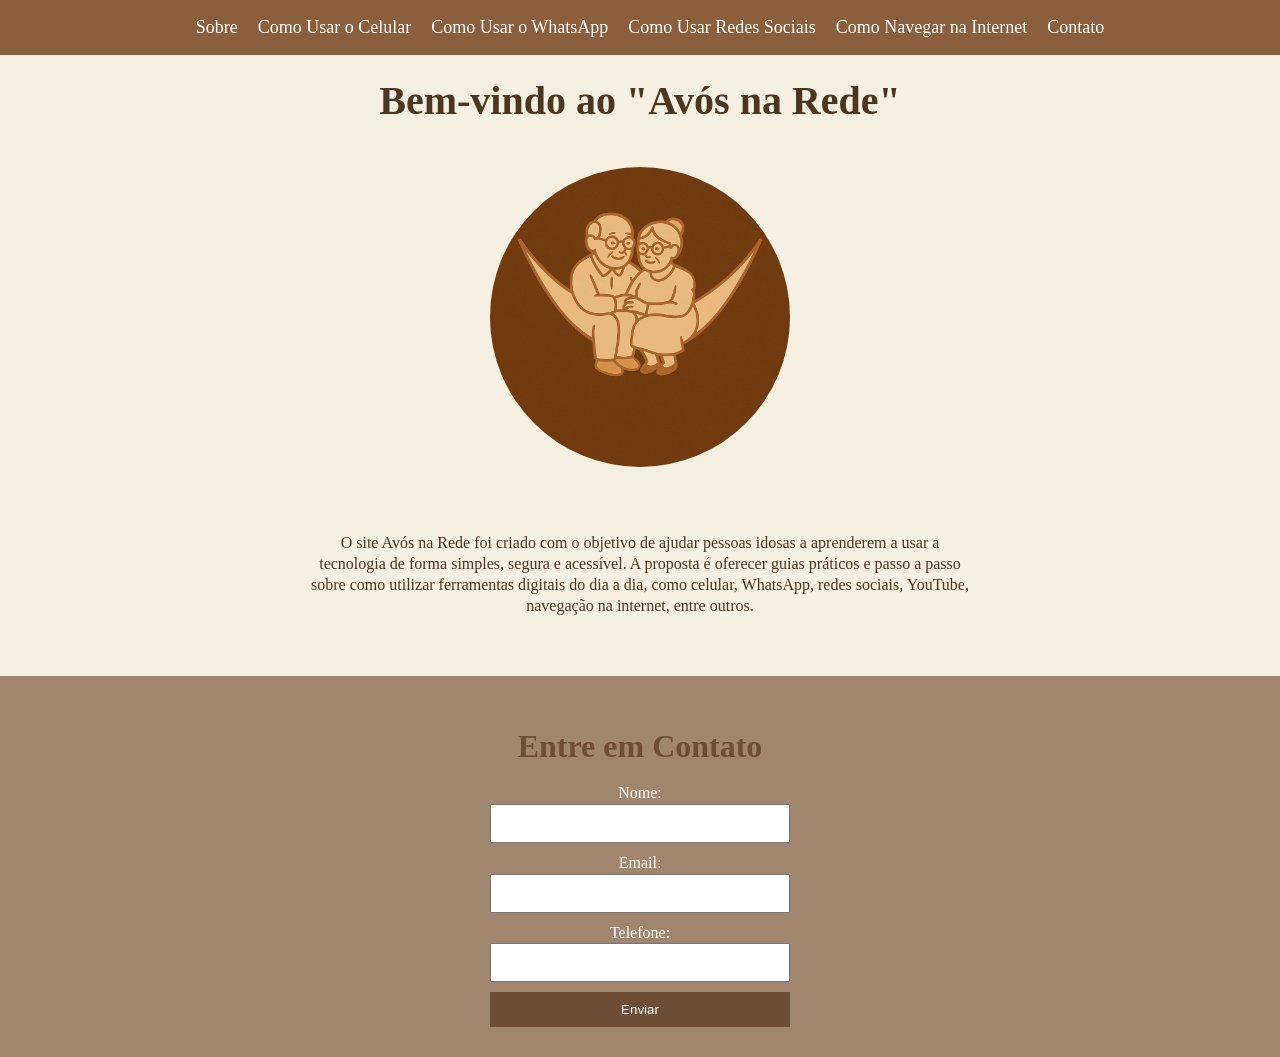
<file: index.html>
<!DOCTYPE html>
<html lang="pt-br">
<head>
    <meta charset="UTF-8" />
    <meta name="viewport" content="width=device-width, initial-scale=1.0"/>
    <title>Avós na Rede</title>
    <link rel="stylesheet" href="styles.css" />
    <link rel="icon" type="image/png" href="img/logo.PNG">
</head>
<body>

    <!-- Cabeçalho -->
    <header>
        <nav class="nav">
            <div class="menu-toggle" onclick="toggleMenu()">&#9776; Menu</div>
            <ul id="menu" class="menu-list">
                <li><a href="#sobre">Sobre</a></li>
                <li><a href="Pagina 1.html" target="_blank">Como Usar o Celular</a></li>
                <li><a href="Pagina 2.html" target="_blank">Como Usar o WhatsApp</a></li>
                <li><a href="Pagina 3.html" target="_blank">Como Usar Redes Sociais</a></li>
                <li><a href="Pagina 4.html" target="_blank">Como Navegar na Internet</a></li>
                <li><a href="#contato">Contato</a></li>
            </ul>
        </nav>
    </header>

    <!-- Corpo da Página -->
    <main>
        <section id="sobre">
            <h1>Bem-vindo ao "Avós na Rede"</h1>

            <img src="img/logo.PNG" alt="Sua Imagem" class="imagem-bem-vindo">

            <section  class="texto-centralizado">
                <p>
                    O site Avós na Rede foi criado com o objetivo de ajudar pessoas idosas 
                    a aprenderem a usar a tecnologia de forma simples, segura e acessível. 
                    A proposta é oferecer guias práticos e passo a passo sobre como utilizar 
                    ferramentas digitais do dia a dia, como celular, WhatsApp, redes sociais, 
                    YouTube, navegação na internet, entre outros.
                </p>
            </section>
        </section>
    </main>

    <!-- Rodapé -->
    <footer>
        <section id="contato">
            <h2>Entre em Contato</h2>
            <form>
                <label for="nome">Nome:</label>
                <input type="text" id="nome" name="nome" required>

                <label for="email">Email:</label>
                <input type="email" id="email" name="email" required>

                <label for="telefone">Telefone:</label>
                <input type="tel" id="telefone" name="telefone" required>

                <button type="submit">Enviar</button>
            </form>
        </section>
    </footer>

    <script>
        function toggleMenu() {
            const menu = document.getElementById('menu');
            menu.classList.toggle('active');
        }
    </script>

</body>
</html>
</file>
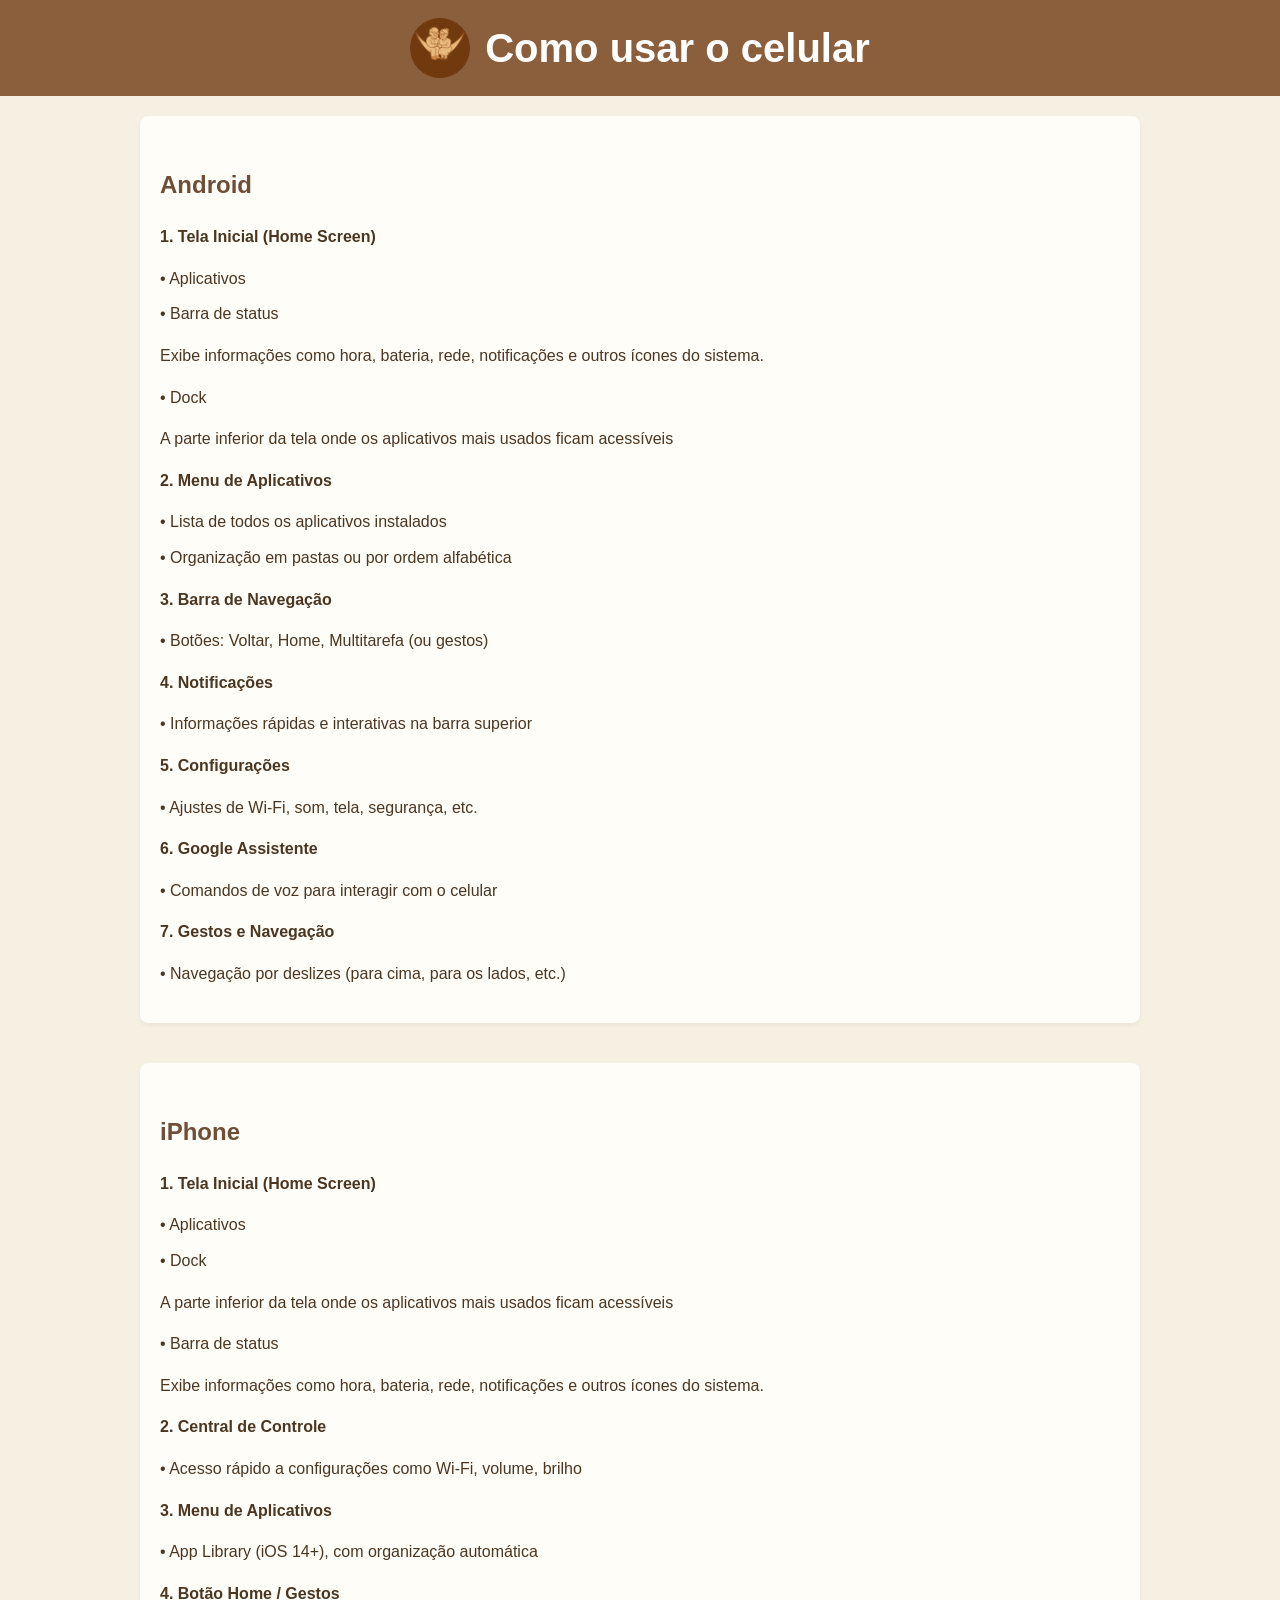
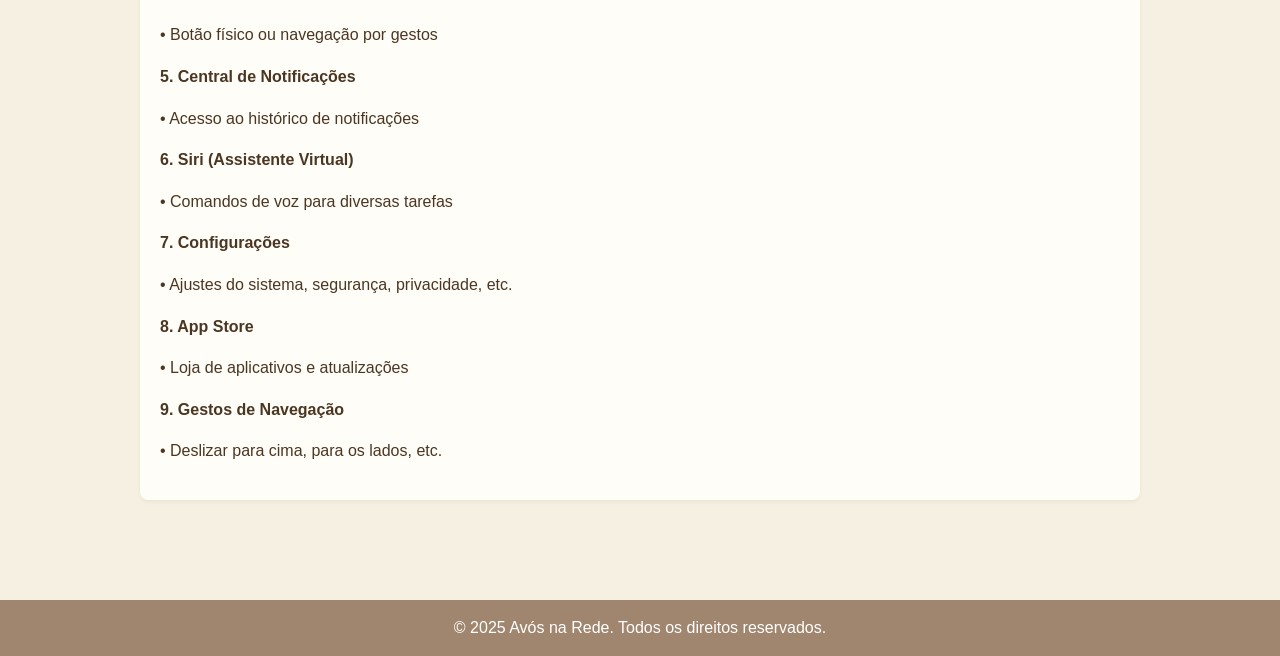
<file: Pagina 1.html>
<!DOCTYPE html>
<html lang="pt-br">
<head>
    <meta charset="UTF-8">
    <meta name="viewport" content="width=device-width, initial-scale=1.0">
    <link rel="icon" type="image/png" href="img/logo.PNG">
    <title>Como Usar o Celular</title>
    <style>
        body {
            font-family: Arial, sans-serif;
            background-color: #f5f0e1;
            color: #4b3621;
            line-height: 1.6;
            margin: 0;
            padding: 0;
        }

        header {
            background-color: #8b5e3c;
            color: white;
            padding: 1rem;
        }

        .header-container {
            display: flex;
            align-items: center;
            justify-content: center;
            flex-wrap: wrap;
            gap: 15px;
        }

        .logo {
            height: 60px;
            border-radius: 50%;
        }

        main {
            padding: 20px;
            max-width: 1000px;
            margin: auto;
        }

        h1 {
            font-size: 2.5rem;
            margin: 0;
        }

        h2 {
            color: #6f4e37;
            margin-top: 30px;
        }

        ul {
            list-style-type: none;
            padding-left: 0;
        }

        li {
            margin-bottom: 10px;
        }

        section {
            margin-bottom: 40px;
            background-color: #fffdf8;
            padding: 20px;
            border-radius: 8px;
            box-shadow: 0 2px 4px rgba(0,0,0,0.05);
        }

        .topico {
            margin-bottom: 15px;
        }

        footer {
            background-color: #a1866f;
            color: white;
            text-align: center;
            padding: 15px;
            margin-top: 40px;
        }

        @media (max-width: 600px) {
            h1 {
                font-size: 2rem;
                text-align: center;
            }
        }
    </style>
</head>
<body>

    <header>
        <div class="header-container">
            <img src="img/logo.PNG" alt="Logo" class="logo" />
            <h1>Como usar o celular</h1>
        </div>
    </header>

    <main>
        <section>
            <h2>Android</h2>
            <div class="topico"><strong>1. Tela Inicial (Home Screen)</strong>
                <ul>
                    <li>• Aplicativos</li>
                    <li>• Barra de status</li>
                <p> Exibe informações como hora, bateria, rede, notificações e outros ícones do sistema. </p>
                    <li>• Dock</li>
            <p> A parte inferior da tela onde os aplicativos mais usados ficam acessíveis </p>
                </ul>
            </div>
            <div class="topico"><strong>2. Menu de Aplicativos</strong>
                <ul>
                    <li>• Lista de todos os aplicativos instalados</li>
                    <li>• Organização em pastas ou por ordem alfabética</li>
                </ul>
            </div>
            <div class="topico"><strong>3. Barra de Navegação</strong>
                <ul>
                    <li>• Botões: Voltar, Home, Multitarefa (ou gestos)</li>
                </ul>
            </div>
            <div class="topico"><strong>4. Notificações</strong>
                <ul>
                    <li>• Informações rápidas e interativas na barra superior</li>
                </ul>
            </div>
            <div class="topico"><strong>5. Configurações</strong>
                <ul>
                    <li>• Ajustes de Wi-Fi, som, tela, segurança, etc.</li>
                </ul>
            </div>
            <div class="topico"><strong>6. Google Assistente</strong>
                <ul>
                    <li>• Comandos de voz para interagir com o celular</li>
                </ul>
            </div>
            <div class="topico"><strong>7. Gestos e Navegação</strong>
                <ul>
                    <li>• Navegação por deslizes (para cima, para os lados, etc.)</li>
                </ul>
            </div>
        </section>

        <section>
            <h2>iPhone</h2>
            <div class="topico"><strong>1. Tela Inicial (Home Screen)</strong>
                <ul>
                    <li>• Aplicativos</li>
                    <li>• Dock</li>
                    <p> A parte inferior da tela onde os aplicativos mais usados ficam acessíveis </p>
                    <li>• Barra de status</li>
                    <p> Exibe informações como hora, bateria, rede, notificações e outros ícones do sistema. </p>
                </ul>
            </div>
            <div class="topico"><strong>2. Central de Controle</strong>
                <ul>
                    <li>• Acesso rápido a configurações como Wi-Fi, volume, brilho</li>
                </ul>
            </div>
            <div class="topico"><strong>3. Menu de Aplicativos</strong>
                <ul>
                    <li>• App Library (iOS 14+), com organização automática</li>
                </ul>
            </div>
            <div class="topico"><strong>4. Botão Home / Gestos</strong>
                <ul>
                    <li>• Botão físico ou navegação por gestos</li>
                </ul>
            </div>
            <div class="topico"><strong>5. Central de Notificações</strong>
                <ul>
                    <li>• Acesso ao histórico de notificações</li>
                </ul>
            </div>
            <div class="topico"><strong>6. Siri (Assistente Virtual)</strong>
                <ul>
                    <li>• Comandos de voz para diversas tarefas</li>
                </ul>
            </div>
            <div class="topico"><strong>7. Configurações</strong>
                <ul>
                    <li>• Ajustes do sistema, segurança, privacidade, etc.</li>
                </ul>
            </div>
            <div class="topico"><strong>8. App Store</strong>
                <ul>
                    <li>• Loja de aplicativos e atualizações</li>
                </ul>
            </div>
            <div class="topico"><strong>9. Gestos de Navegação</strong>
                <ul>
                    <li>• Deslizar para cima, para os lados, etc.</li>
                </ul>
            </div>
        </section>
    </main>

    <footer>
        &copy; 2025 Avós na Rede. Todos os direitos reservados.
    </footer>

</body>
</html>
</file>
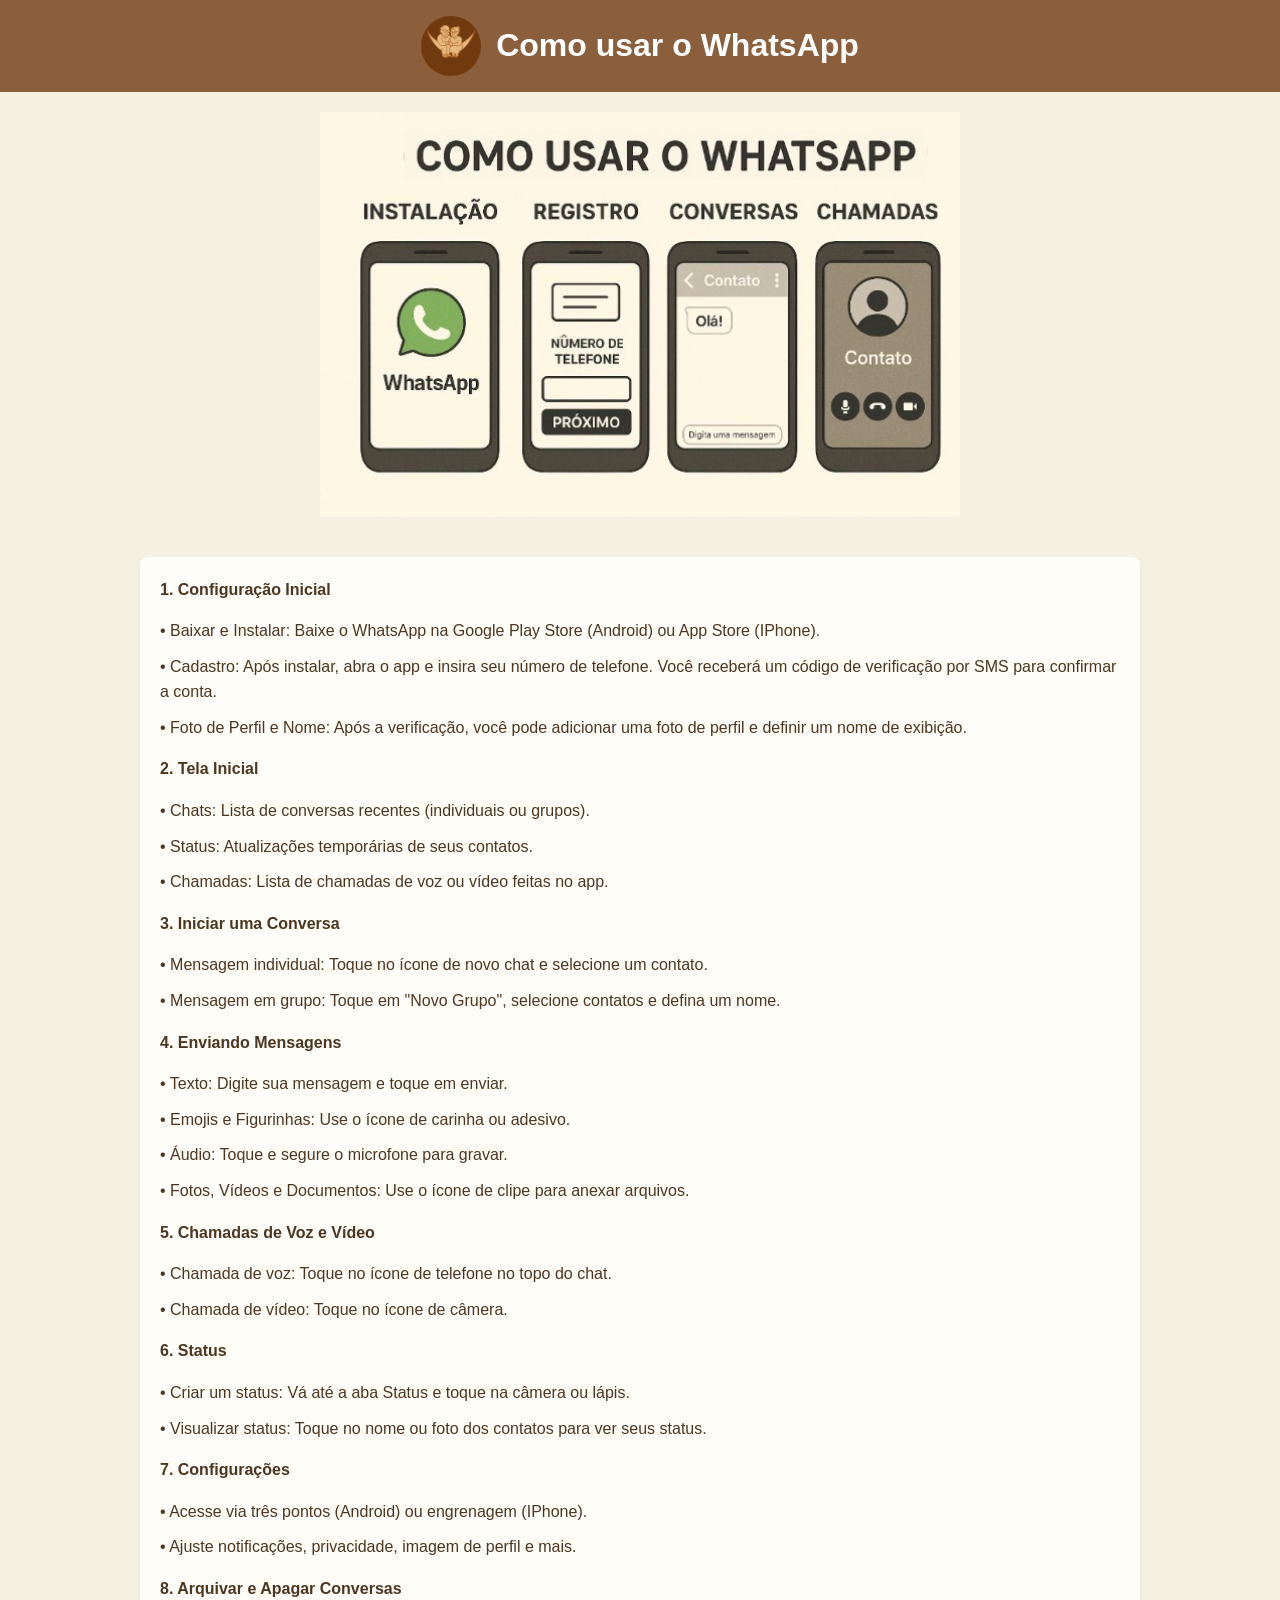
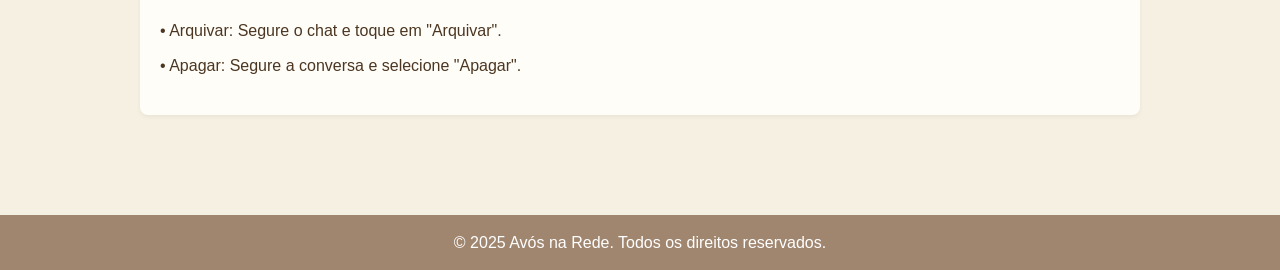
<file: Pagina 2.html>
<!DOCTYPE html>
<html lang="pt-br">
<head>
    <meta charset="UTF-8" />
    <meta name="viewport" content="width=device-width, initial-scale=1.0"/>
    <link rel="icon" type="image/png" href="img/logo.PNG">
    <title>Como Usar o WhatsApp</title>
    <style>
        body {
            font-family: Arial, sans-serif;
            background-color: #f5f0e1;
            color: #4b3621;
            line-height: 1.6;
            margin: 0;
            padding: 0;
        }

        header {
            background-color: #8b5e3c;
            color: white;
            padding: 1rem 2rem;
            display: flex;
            align-items: center;
            justify-content: center;
            gap: 15px;
            flex-wrap: wrap;
        }

        .logo {
            width: 60px;
            height: 60px;
            border-radius: 50%;
            object-fit: cover;
        }

        .titulo-header {
            font-size: 2rem;
            margin: 0;
        }

        main {
            padding: 20px;
            max-width: 1000px;
            margin: auto;
        }

        h2 {
            color: #6f4e37;
            margin-top: 30px;
        }

        ul {
            list-style-type: none;
            padding-left: 0;
        }

        li {
            margin-bottom: 10px;
        }

        section {
            margin-bottom: 40px;
            background-color: #fffdf8;
            padding: 20px;
            border-radius: 8px;
            box-shadow: 0 2px 4px rgba(0,0,0,0.05);
        }

        .topico {
            margin-bottom: 15px;
        }

        footer {
            background-color: #a1866f;
            color: white;
            text-align: center;
            padding: 15px;
            margin-top: 40px;
        }

        @media (max-width: 600px) {
            .titulo-header {
                font-size: 1.6rem;
            }

            header {
                flex-direction: column;
            }
        }
    </style>
</head>
<body>

    <header>
        <img src="img/logo.PNG" alt="Logo" class="logo" />
        <h1 class="titulo-header">Como usar o WhatsApp</h1>
    </header>
    
    <img src="img/foto1.jpg" alt="Imagem de introdução" style="width: 50%; height: auto; display: block; margin: 20px auto;">
    
    <main>
        <section>
            <div class="topico"><strong>1. Configuração Inicial</strong>
                <ul>
                    <li>• Baixar e Instalar: Baixe o WhatsApp na Google Play Store (Android) ou App Store (IPhone).</li>
                    <li>• Cadastro: Após instalar, abra o app e insira seu número de telefone. Você receberá um código de verificação por SMS para confirmar a conta.</li>
                    <li>• Foto de Perfil e Nome: Após a verificação, você pode adicionar uma foto de perfil e definir um nome de exibição.</li>
                </ul>
            </div>

            <div class="topico"><strong>2. Tela Inicial</strong>
                <ul>
                    <li>• Chats: Lista de conversas recentes (individuais ou grupos).</li>
                    <li>• Status: Atualizações temporárias de seus contatos.</li>
                    <li>• Chamadas: Lista de chamadas de voz ou vídeo feitas no app.</li>
                </ul>
            </div>

            <div class="topico"><strong>3. Iniciar uma Conversa</strong>
                <ul>
                    <li>• Mensagem individual: Toque no ícone de novo chat e selecione um contato.</li>
                    <li>• Mensagem em grupo: Toque em "Novo Grupo", selecione contatos e defina um nome.</li>
                </ul>
            </div>

            <div class="topico"><strong>4. Enviando Mensagens</strong>
                <ul>
                    <li>• Texto: Digite sua mensagem e toque em enviar.</li>
                    <li>• Emojis e Figurinhas: Use o ícone de carinha ou adesivo.</li>
                    <li>• Áudio: Toque e segure o microfone para gravar.</li>
                    <li>• Fotos, Vídeos e Documentos: Use o ícone de clipe para anexar arquivos.</li>
                </ul>
            </div>

            <div class="topico"><strong>5. Chamadas de Voz e Vídeo</strong>
                <ul>
                    <li>• Chamada de voz: Toque no ícone de telefone no topo do chat.</li>
                    <li>• Chamada de vídeo: Toque no ícone de câmera.</li>
                </ul>
            </div>

            <div class="topico"><strong>6. Status</strong>
                <ul>
                    <li>• Criar um status: Vá até a aba Status e toque na câmera ou lápis.</li>
                    <li>• Visualizar status: Toque no nome ou foto dos contatos para ver seus status.</li>
                </ul>
            </div>

            <div class="topico"><strong>7. Configurações</strong>
                <ul>
                    <li>• Acesse via três pontos (Android) ou engrenagem (IPhone).</li>
                    <li>• Ajuste notificações, privacidade, imagem de perfil e mais.</li>
                </ul>
            </div>

            <div class="topico"><strong>8. Arquivar e Apagar Conversas</strong>
                <ul>
                    <li>• Arquivar: Segure o chat e toque em "Arquivar".</li>
                    <li>• Apagar: Segure a conversa e selecione "Apagar".</li>
                </ul>
            </div>
        </section>
    </main>

    <footer>
        &copy; 2025 Avós na Rede. Todos os direitos reservados.
    </footer>

</body>
</html>
</file>
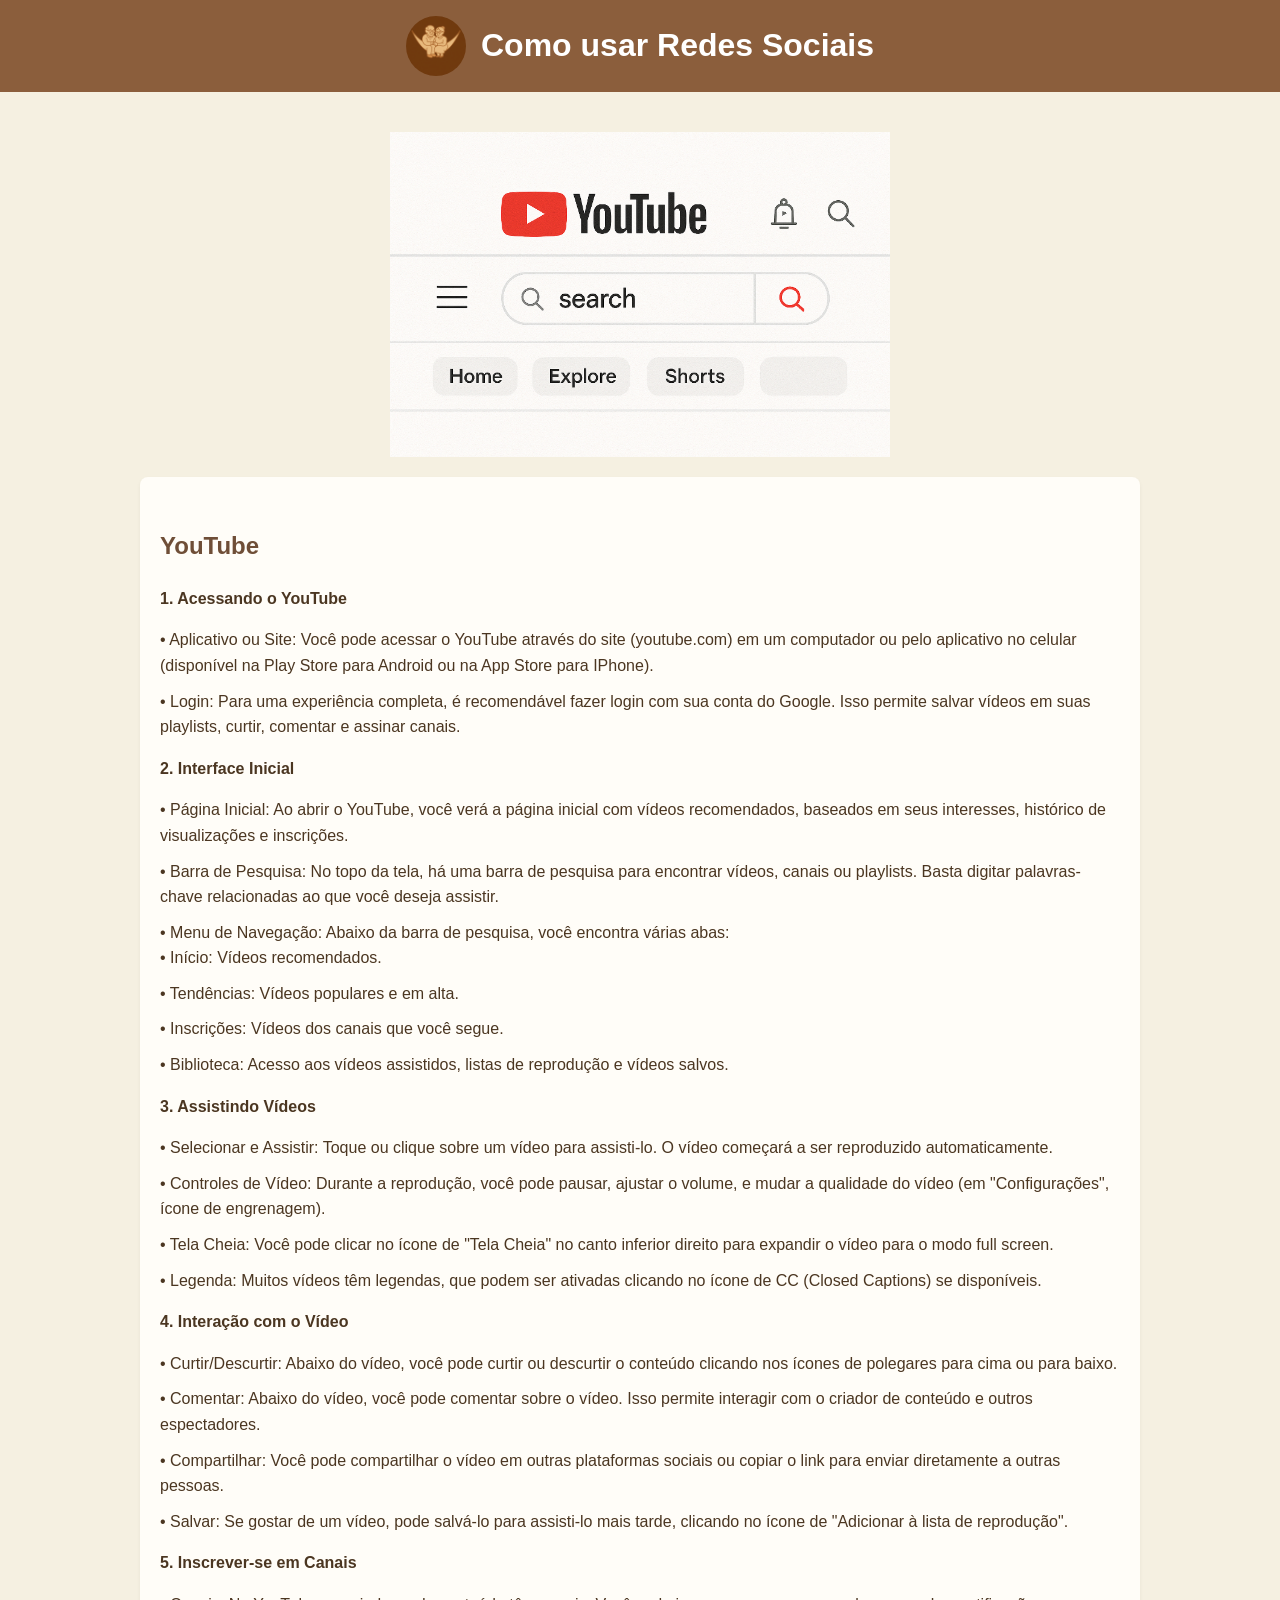
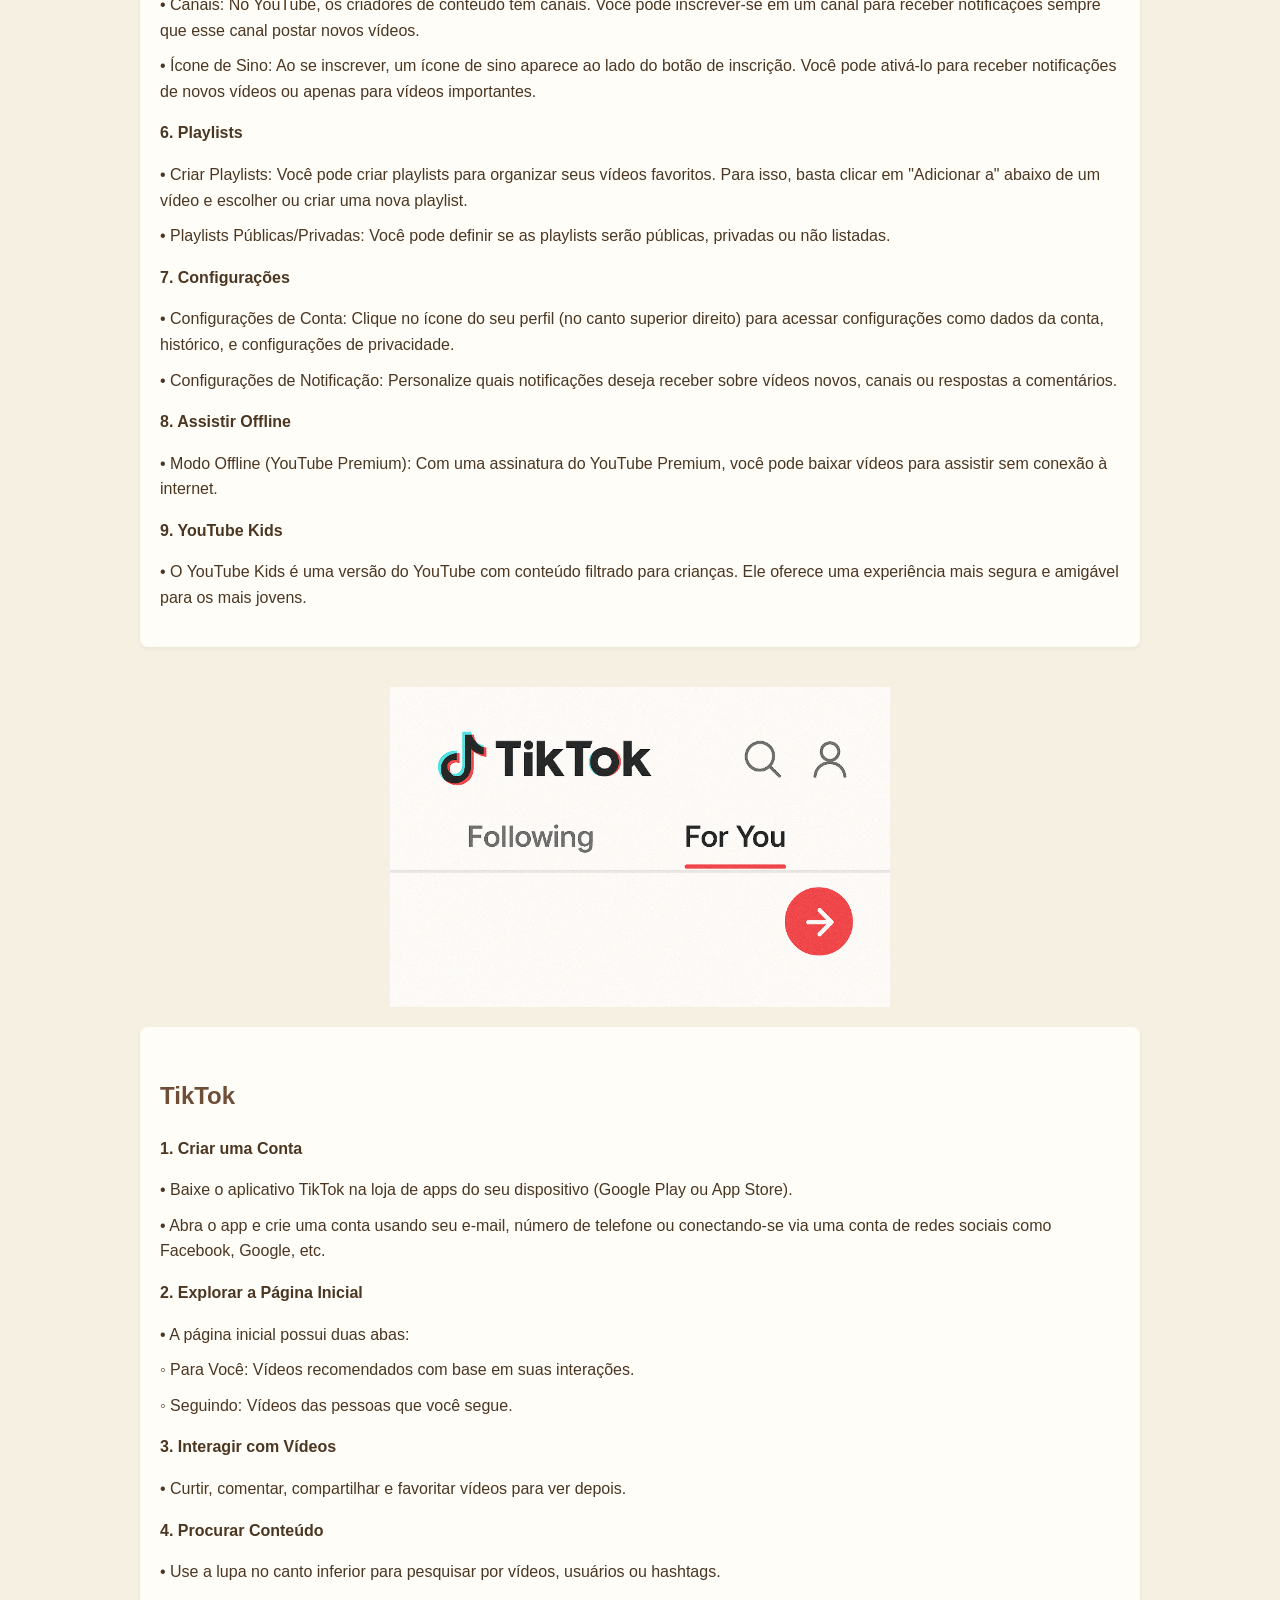
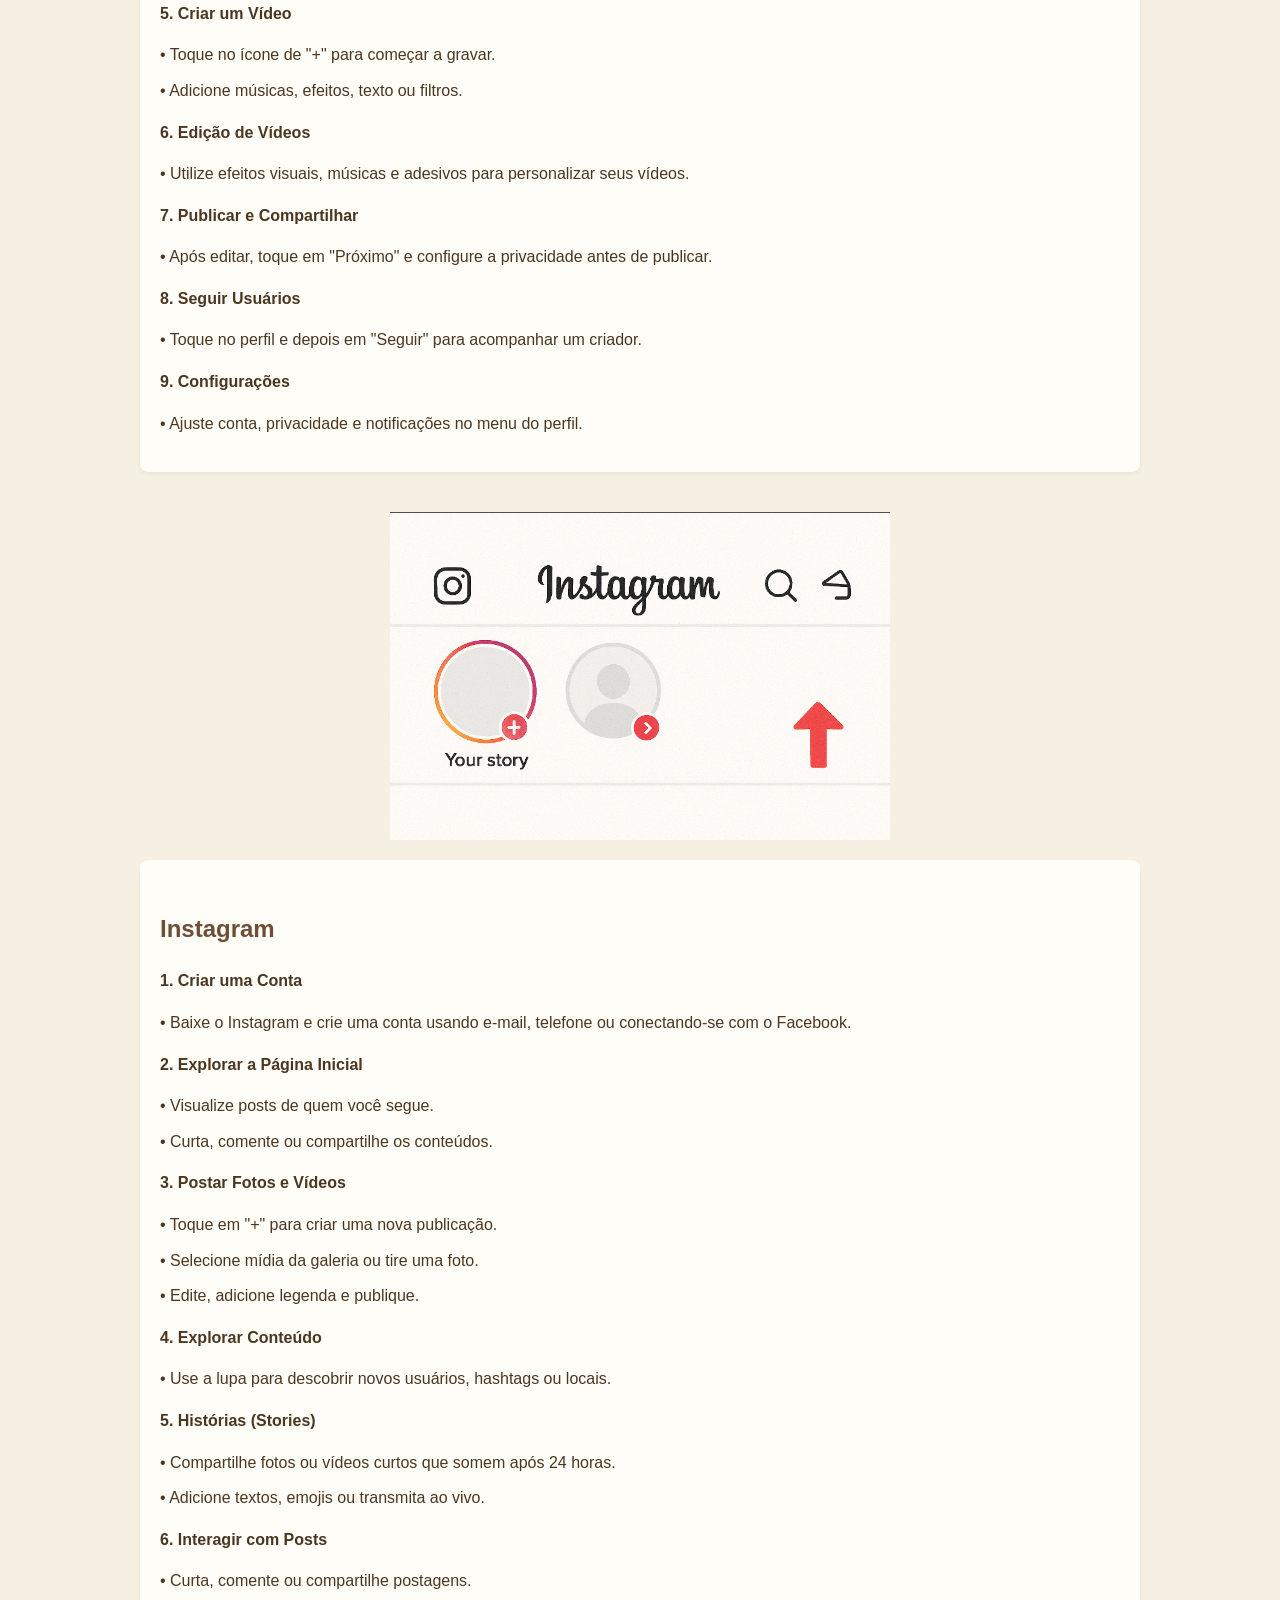
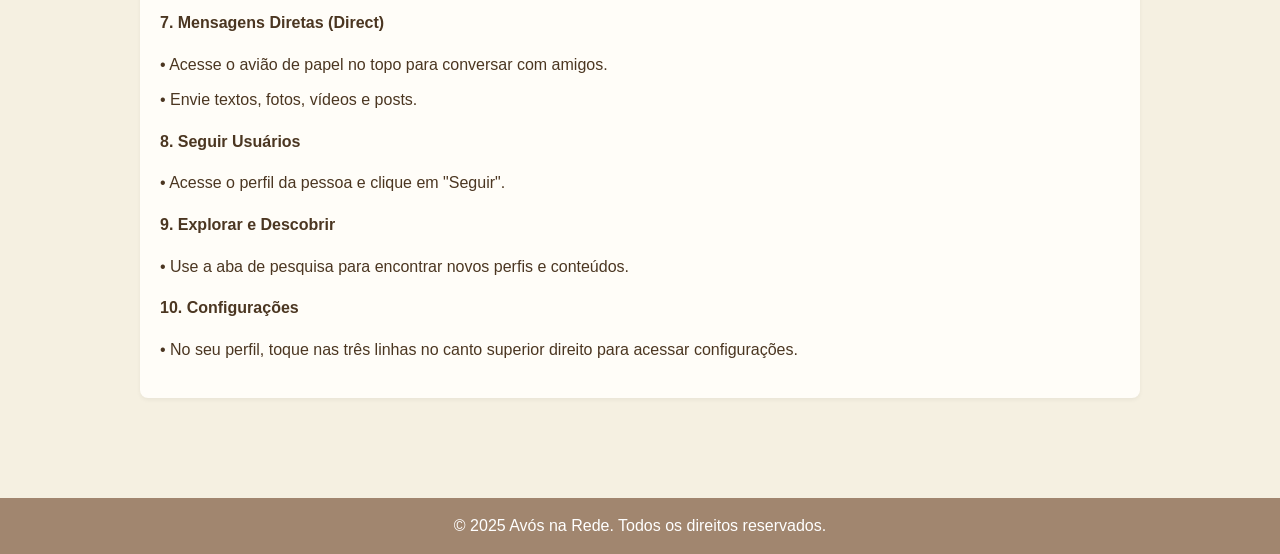
<file: Pagina 3.html>
<!DOCTYPE html>
<html lang="pt-br">
<head>
    <meta charset="UTF-8" />
    <meta name="viewport" content="width=device-width, initial-scale=1.0"/>
    <link rel="icon" type="image/png" href="img/logo.PNG">
    <title>Como usar Redes Sociais</title>
    <style>
        body {
            font-family: Arial, sans-serif;
            background-color: #f5f0e1;
            color: #4b3621;
            line-height: 1.6;
            margin: 0;
            padding: 0;
        }

        header {
            background-color: #8b5e3c;
            color: white;
            padding: 1rem 2rem;
            display: flex;
            align-items: center;
            justify-content: center;
            gap: 15px;
            flex-wrap: wrap;
        }

        .logo {
            width: 60px;
            height: 60px;
            border-radius: 50%;
            object-fit: cover;
        }

        .titulo-header {
            font-size: 2rem;
            margin: 0;
        }

        main {
            padding: 20px;
            max-width: 1000px;
            margin: auto;
        }

        h2 {
            color: #6f4e37;
            margin-top: 30px;
        }

        ul {
            list-style-type: none;
            padding-left: 0;
        }

        li {
            margin-bottom: 10px;
        }

        section {
            margin-bottom: 40px;
            background-color: #fffdf8;
            padding: 20px;
            border-radius: 8px;
            box-shadow: 0 2px 4px rgba(0,0,0,0.05);
        }

        .topico {
            margin-bottom: 15px;
        }

        footer {
            background-color: #a1866f;
            color: white;
            text-align: center;
            padding: 15px;
            margin-top: 40px;
        }

        @media (max-width: 600px) {
            .titulo-header {
                font-size: 1.6rem;
            }

            header {
                flex-direction: column;
            }
        }
    </style>
</head>
<body>

    <header>
        <img src="img/logo.PNG" alt="Logo" class="logo" />
        <h1 class="titulo-header">Como usar Redes Sociais</h1>
    </header>

    <main>
        <img src="img/foto2.jpg" alt="Imagem de introdução" style="width: 50%; height: auto; display: block; margin: 20px auto;">
        <section>
            <h2>YouTube</h2>

            <div class="topico"><strong>1. Acessando o YouTube</strong>
                <ul>
                    <li>• Aplicativo ou Site: Você pode acessar o YouTube através do site (youtube.com) em um computador ou pelo aplicativo no celular (disponível na Play Store para Android ou na App Store para IPhone).</li>
                    <li>• Login: Para uma experiência completa, é recomendável fazer login com sua conta do Google. Isso permite salvar vídeos em suas playlists, curtir, comentar e assinar canais.</li>
                </ul>
            </div>

            <div class="topico"><strong>2. Interface Inicial</strong>
                <ul>
                    <li>• Página Inicial: Ao abrir o YouTube, você verá a página inicial com vídeos recomendados, baseados em seus interesses, histórico de visualizações e inscrições.</li>
                    <li>• Barra de Pesquisa: No topo da tela, há uma barra de pesquisa para encontrar vídeos, canais ou playlists. Basta digitar palavras-chave relacionadas ao que você deseja assistir.</li>
                    <li>• Menu de Navegação: Abaixo da barra de pesquisa, você encontra várias abas:
                        <ul>
                            <li>• Início: Vídeos recomendados.</li>
                            <li>• Tendências: Vídeos populares e em alta.</li>
                            <li>• Inscrições: Vídeos dos canais que você segue.</li>
                            <li>• Biblioteca: Acesso aos vídeos assistidos, listas de reprodução e vídeos salvos.</li>
                        </ul>
                    </li>
                </ul>
            </div>

            <div class="topico"><strong>3. Assistindo Vídeos</strong>
                <ul>
                    <li>• Selecionar e Assistir: Toque ou clique sobre um vídeo para assisti-lo. O vídeo começará a ser reproduzido automaticamente.</li>
                    <li>• Controles de Vídeo: Durante a reprodução, você pode pausar, ajustar o volume, e mudar a qualidade do vídeo (em "Configurações", ícone de engrenagem).</li>
                    <li>• Tela Cheia: Você pode clicar no ícone de "Tela Cheia" no canto inferior direito para expandir o vídeo para o modo full screen.</li>
                    <li>• Legenda: Muitos vídeos têm legendas, que podem ser ativadas clicando no ícone de CC (Closed Captions) se disponíveis.</li>
                </ul>
            </div>

            <div class="topico"><strong>4. Interação com o Vídeo</strong>
                <ul>
                    <li>• Curtir/Descurtir: Abaixo do vídeo, você pode curtir ou descurtir o conteúdo clicando nos ícones de polegares para cima ou para baixo.</li>
                    <li>• Comentar: Abaixo do vídeo, você pode comentar sobre o vídeo. Isso permite interagir com o criador de conteúdo e outros espectadores.</li>
                    <li>• Compartilhar: Você pode compartilhar o vídeo em outras plataformas sociais ou copiar o link para enviar diretamente a outras pessoas.</li>
                    <li>• Salvar: Se gostar de um vídeo, pode salvá-lo para assisti-lo mais tarde, clicando no ícone de "Adicionar à lista de reprodução".</li>
                </ul>
            </div>

            <div class="topico"><strong>5. Inscrever-se em Canais</strong>
                <ul>
                    <li>• Canais: No YouTube, os criadores de conteúdo têm canais. Você pode inscrever-se em um canal para receber notificações sempre que esse canal postar novos vídeos.</li>
                    <li>• Ícone de Sino: Ao se inscrever, um ícone de sino aparece ao lado do botão de inscrição. Você pode ativá-lo para receber notificações de novos vídeos ou apenas para vídeos importantes.</li>
                </ul>
            </div>


            <div class="topico"><strong>6. Playlists</strong>
                <ul>
                    <li>• Criar Playlists: Você pode criar playlists para organizar seus vídeos favoritos. Para isso, basta clicar em "Adicionar a" abaixo de um vídeo e escolher ou criar uma nova playlist.</li>
                    <li>• Playlists Públicas/Privadas: Você pode definir se as playlists serão públicas, privadas ou não listadas.</li>
                </ul>
            </div>

            <div class="topico"><strong>7. Configurações</strong>
                <ul>
                    <li>• Configurações de Conta: Clique no ícone do seu perfil (no canto superior direito) para acessar configurações como dados da conta, histórico, e configurações de privacidade.</li>
                    <li>• Configurações de Notificação: Personalize quais notificações deseja receber sobre vídeos novos, canais ou respostas a comentários.</li>
                </ul>
            </div>

            <div class="topico"><strong>8. Assistir Offline</strong>
                <ul>
                    <li>• Modo Offline (YouTube Premium): Com uma assinatura do YouTube Premium, você pode baixar vídeos para assistir sem conexão à internet.</li>
                </ul>
            </div>

            <div class="topico"><strong>9. YouTube Kids</strong>
                <ul>
                    <li>• O YouTube Kids é uma versão do YouTube com conteúdo filtrado para crianças. Ele oferece uma experiência mais segura e amigável para os mais jovens.</li>
                </ul>
            </div>
        </section>
        <img src="img/foto3.jpg" alt="Imagem de introdução" style="width: 50%; height: auto; display: block; margin: 20px auto;">

        <section>
            <h2>TikTok</h2>

            <div class="topico"><strong>1. Criar uma Conta</strong>
                <ul>
                    <li>• Baixe o aplicativo TikTok na loja de apps do seu dispositivo (Google Play ou App Store).</li>
                    <li>• Abra o app e crie uma conta usando seu e-mail, número de telefone ou conectando-se via uma conta de redes sociais como Facebook, Google, etc.</li>
                </ul>
            </div>

            <div class="topico"><strong>2. Explorar a Página Inicial</strong>
                <ul>
                    <li>• A página inicial possui duas abas:</li>
                    <ul>
                        <li>◦ Para Você: Vídeos recomendados com base em suas interações.</li>
                        <li>◦ Seguindo: Vídeos das pessoas que você segue.</li>
                    </ul>
                </ul>
            </div>

            <div class="topico"><strong>3. Interagir com Vídeos</strong>
                <ul>
                    <li>• Curtir, comentar, compartilhar e favoritar vídeos para ver depois.</li>
                </ul>
            </div>

            <div class="topico"><strong>4. Procurar Conteúdo</strong>
                <ul>
                    <li>• Use a lupa no canto inferior para pesquisar por vídeos, usuários ou hashtags.</li>
                </ul>
            </div>

            <div class="topico"><strong>5. Criar um Vídeo</strong>
                <ul>
                    <li>• Toque no ícone de "+" para começar a gravar.</li>
                    <li>• Adicione músicas, efeitos, texto ou filtros.</li>
                </ul>
            </div>

            <div class="topico"><strong>6. Edição de Vídeos</strong>
                <ul>
                    <li>• Utilize efeitos visuais, músicas e adesivos para personalizar seus vídeos.</li>
                </ul>
            </div>

            <div class="topico"><strong>7. Publicar e Compartilhar</strong>
                <ul>
                    <li>• Após editar, toque em "Próximo" e configure a privacidade antes de publicar.</li>
                </ul>
            </div>

            <div class="topico"><strong>8. Seguir Usuários</strong>
                <ul>
                    <li>• Toque no perfil e depois em "Seguir" para acompanhar um criador.</li>
                </ul>
            </div>

            <div class="topico"><strong>9. Configurações</strong>
                <ul>
                    <li>• Ajuste conta, privacidade e notificações no menu do perfil.</li>
                </ul>
            </div>
        </section>
        <img src="img/foto4.jpg" alt="Imagem de introdução" style="width: 50%; height: auto; display: block; margin: 20px auto;">
        <section>
            <h2>Instagram</h2>

            <div class="topico"><strong>1. Criar uma Conta</strong>
                <ul>
                    <li>• Baixe o Instagram e crie uma conta usando e-mail, telefone ou conectando-se com o Facebook.</li>
                </ul>
            </div>

            <div class="topico"><strong>2. Explorar a Página Inicial</strong>
                <ul>
                    <li>• Visualize posts de quem você segue.</li>
                    <li>• Curta, comente ou compartilhe os conteúdos.</li>
                </ul>
            </div>

            <div class="topico"><strong>3. Postar Fotos e Vídeos</strong>
                <ul>
                    <li>• Toque em "+" para criar uma nova publicação.</li>
                    <li>• Selecione mídia da galeria ou tire uma foto.</li>
                    <li>• Edite, adicione legenda e publique.</li>
                </ul>
            </div>

            <div class="topico"><strong>4. Explorar Conteúdo</strong>
                <ul>
                    <li>• Use a lupa para descobrir novos usuários, hashtags ou locais.</li>
                </ul>
            </div>

            <div class="topico"><strong>5. Histórias (Stories)</strong>
                <ul>
                    <li>• Compartilhe fotos ou vídeos curtos que somem após 24 horas.</li>
                    <li>• Adicione textos, emojis ou transmita ao vivo.</li>
                </ul>
            </div>

            <div class="topico"><strong>6. Interagir com Posts</strong>
                <ul>
                    <li>• Curta, comente ou compartilhe postagens.</li>
                </ul>
            </div>

            <div class="topico"><strong>7. Mensagens Diretas (Direct)</strong>
                <ul>
                    <li>• Acesse o avião de papel no topo para conversar com amigos.</li>
                    <li>• Envie textos, fotos, vídeos e posts.</li>
                </ul>
            </div>

            <div class="topico"><strong>8. Seguir Usuários</strong>
                <ul>
                    <li>• Acesse o perfil da pessoa e clique em "Seguir".</li>
                </ul>
            </div>

            <div class="topico"><strong>9. Explorar e Descobrir</strong>
                <ul>
                    <li>• Use a aba de pesquisa para encontrar novos perfis e conteúdos.</li>
                </ul>
            </div>

            <div class="topico"><strong>10. Configurações</strong>
                <ul>
                    <li>• No seu perfil, toque nas três linhas no canto superior direito para acessar configurações.</li>
                </ul>
            </div>
        </section>
    </main>

    <footer>
        &copy; 2025 Avós na Rede. Todos os direitos reservados.
    </footer>

</body>
</html>
</file>
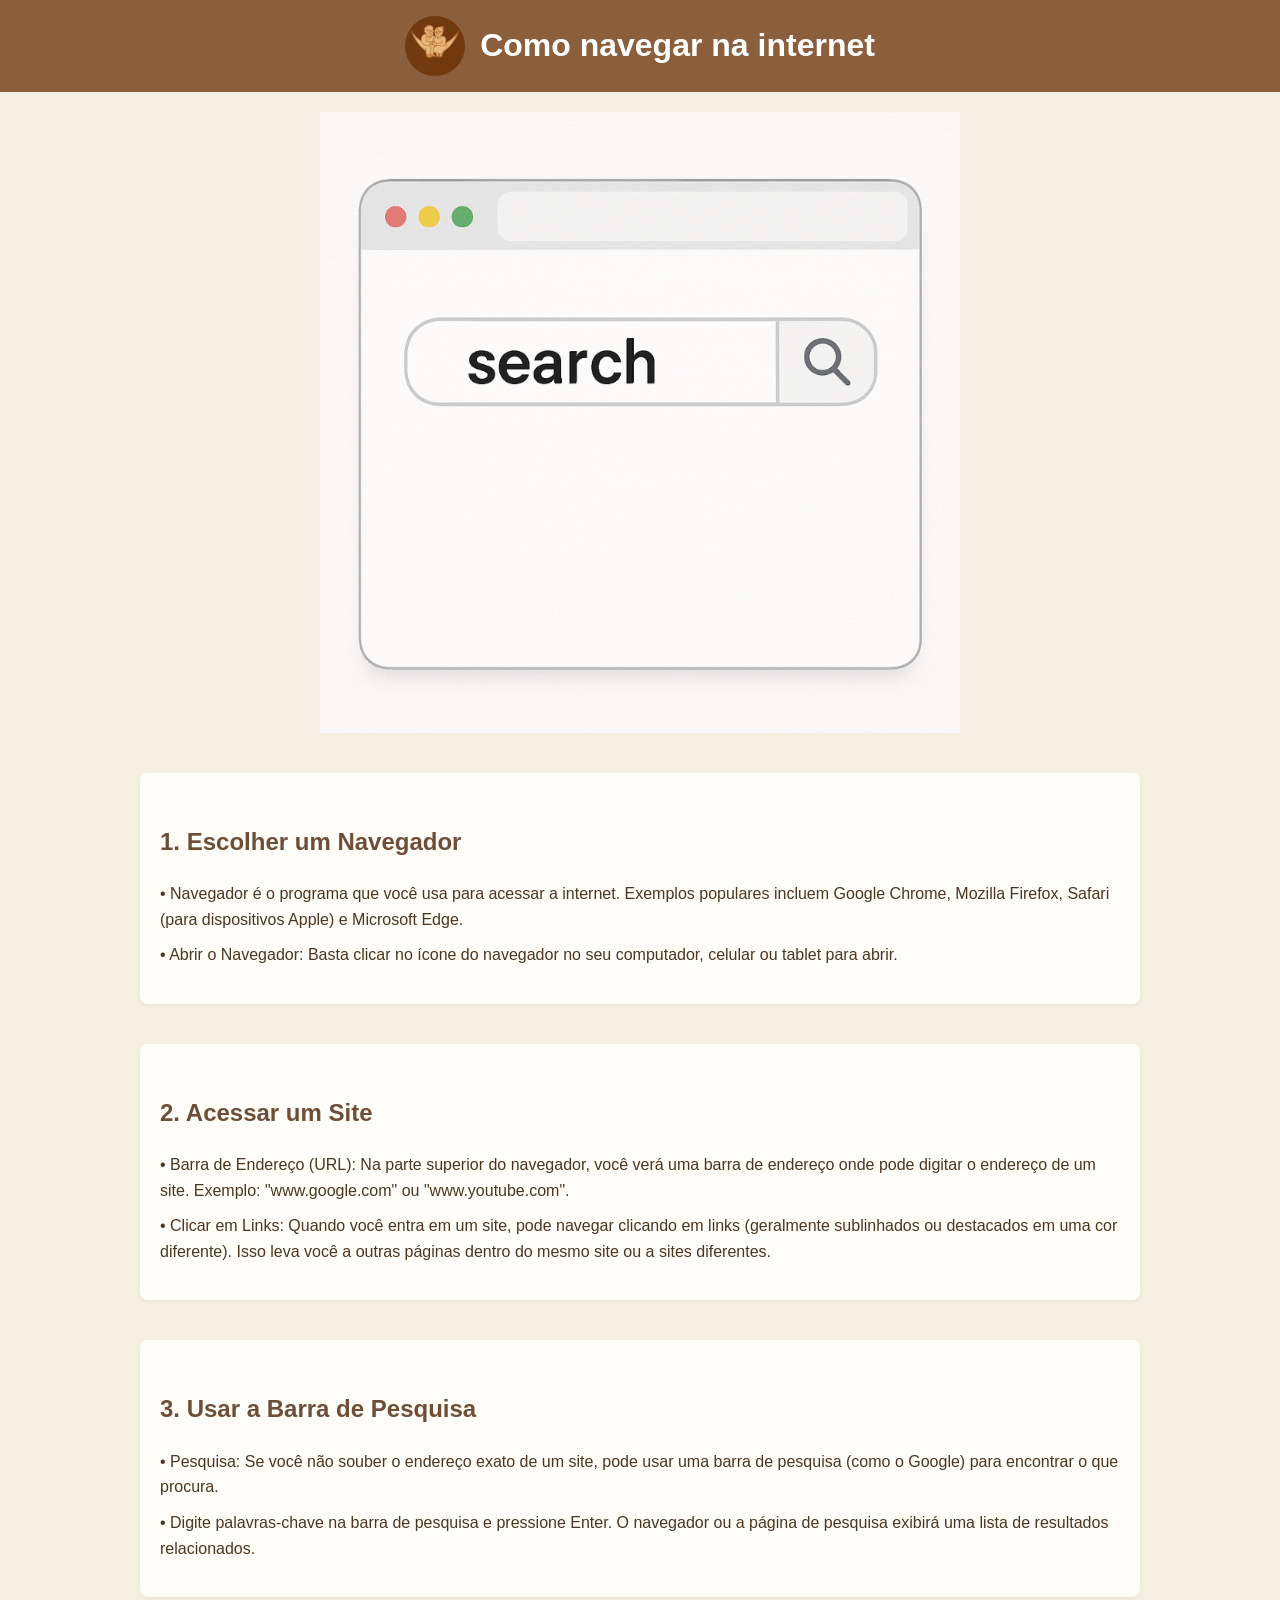
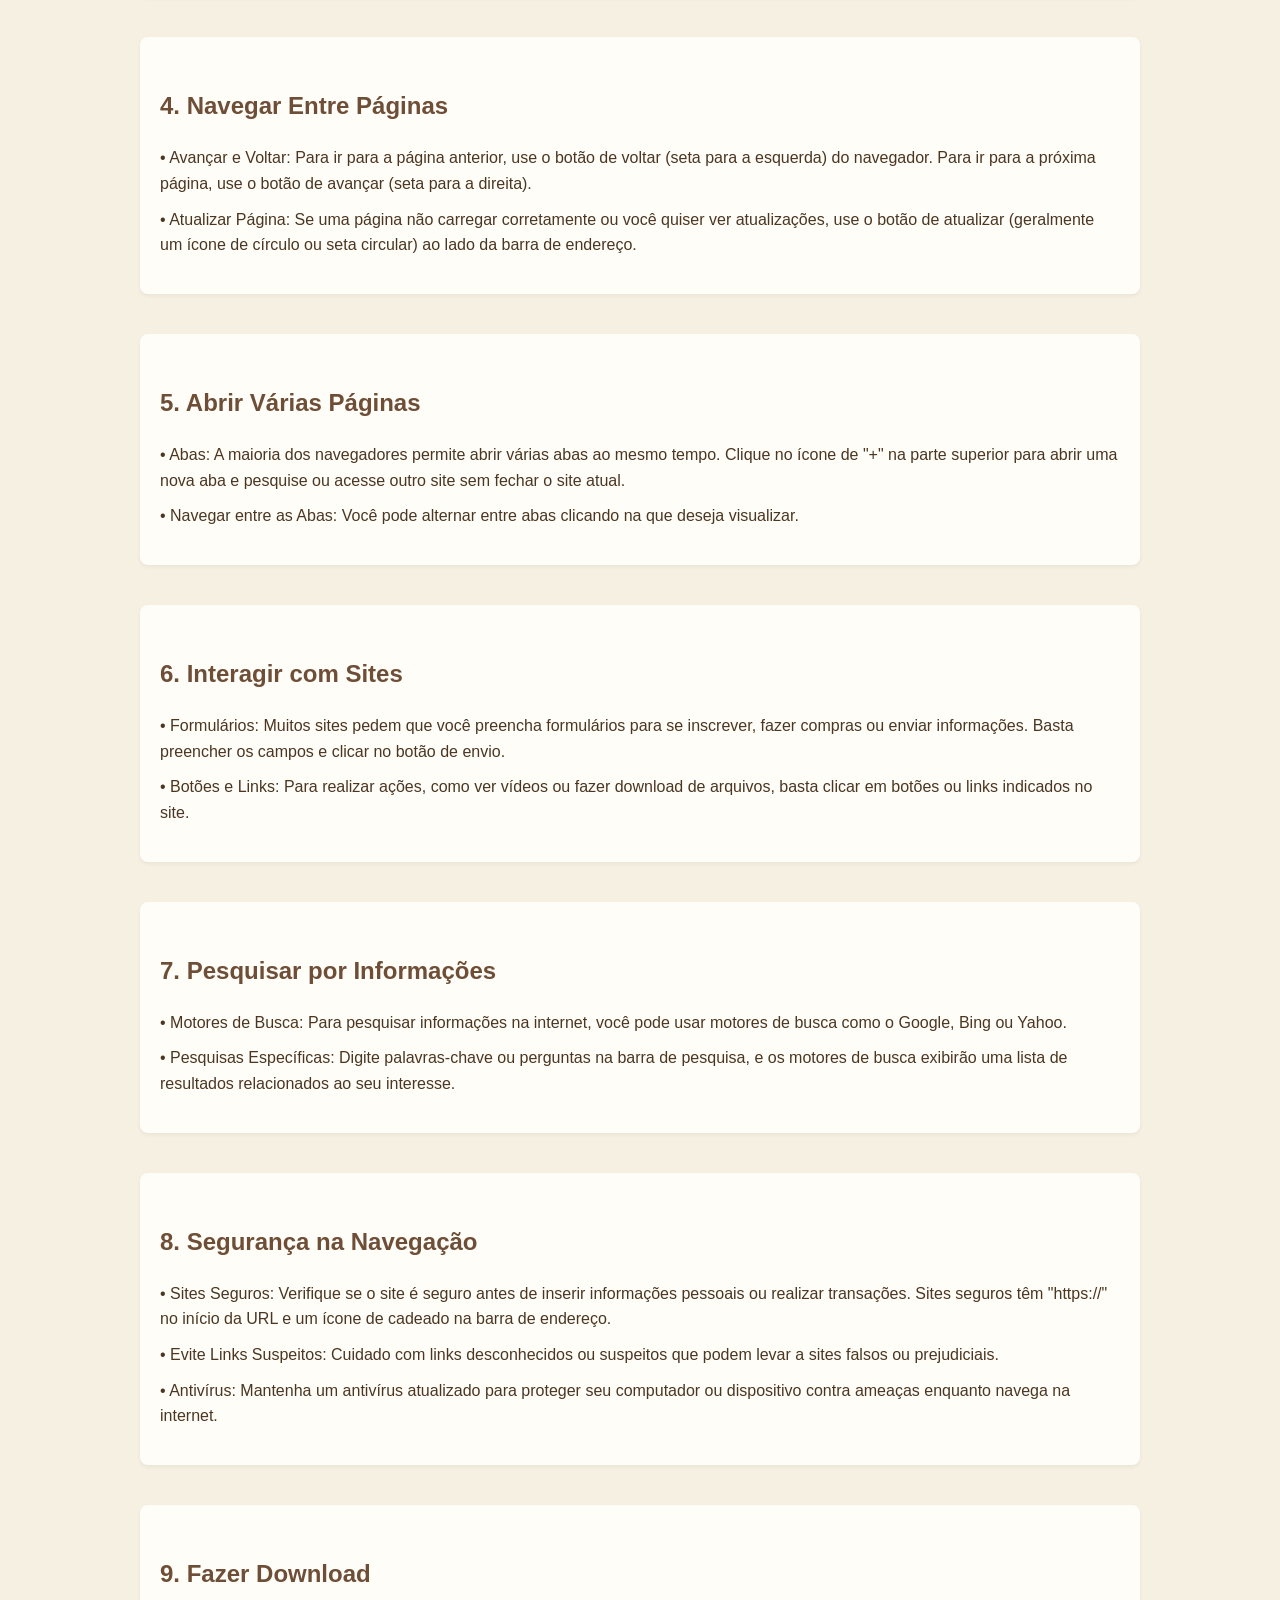
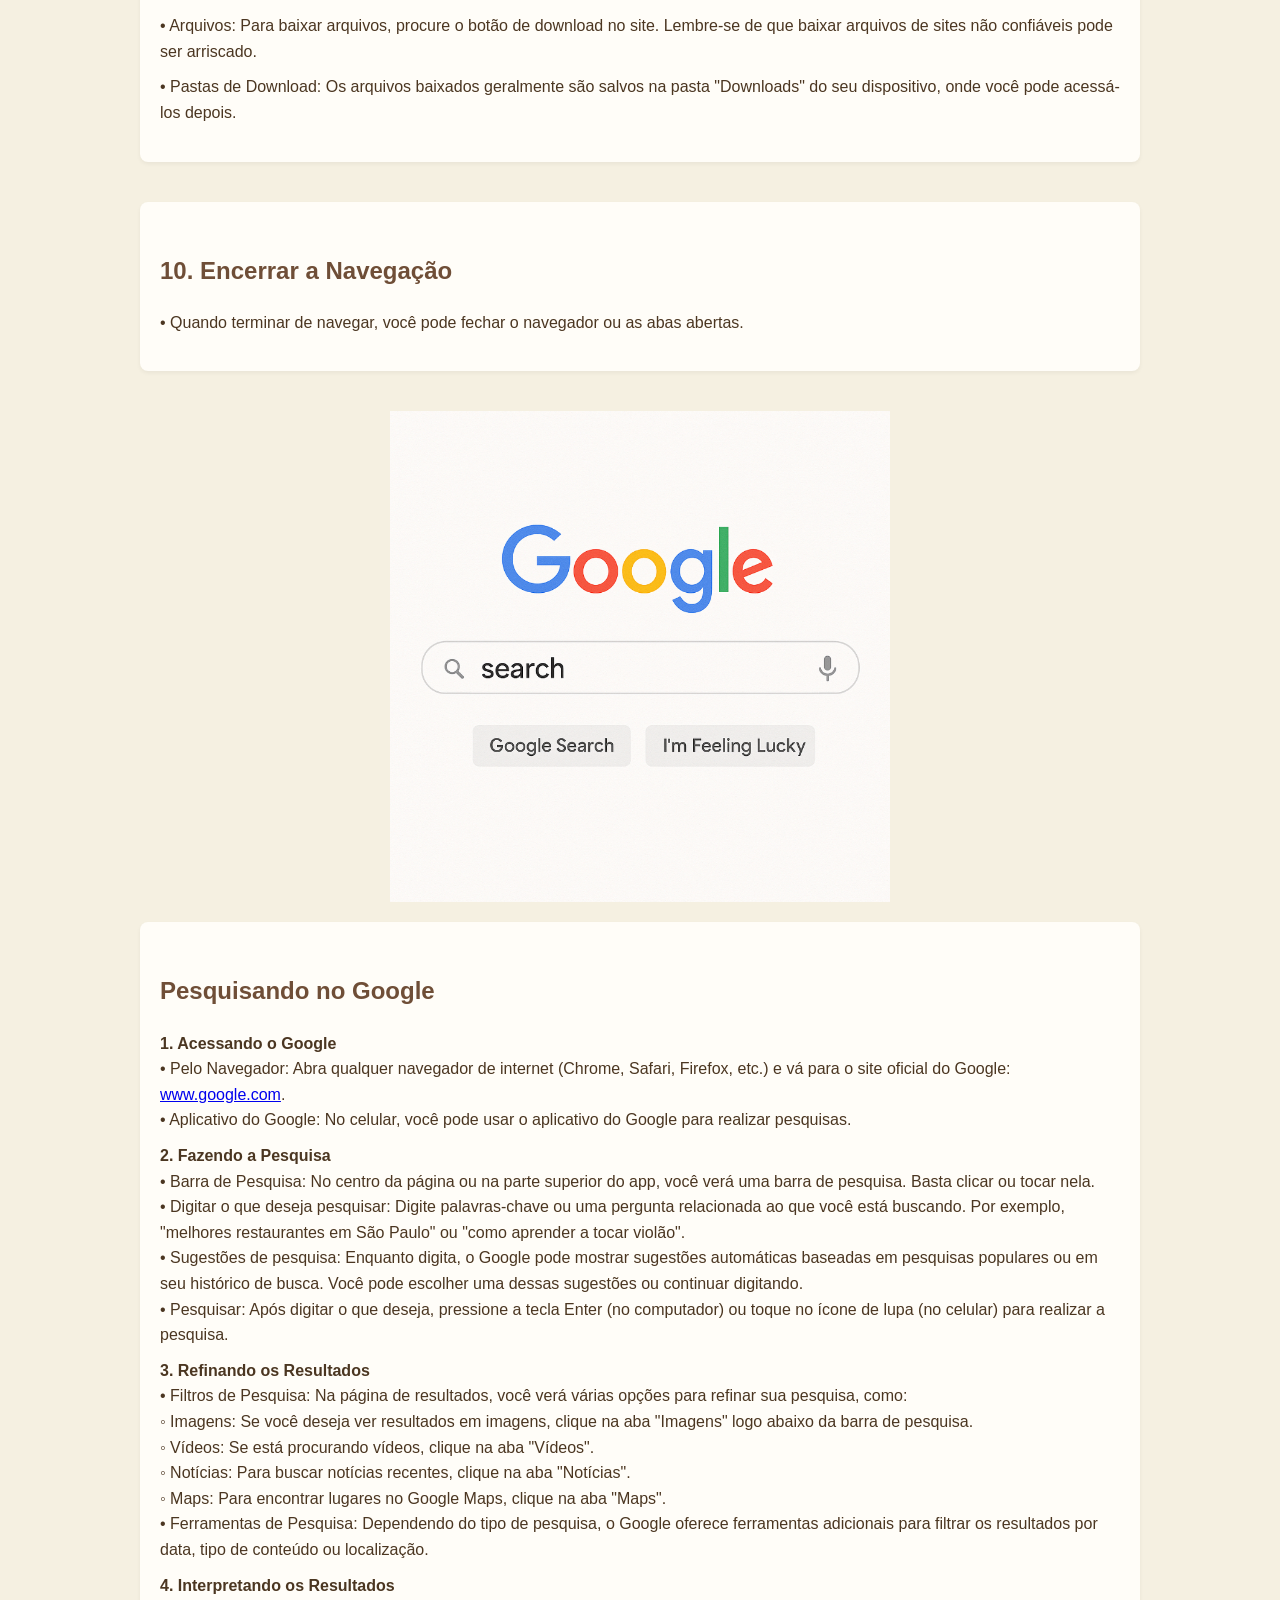
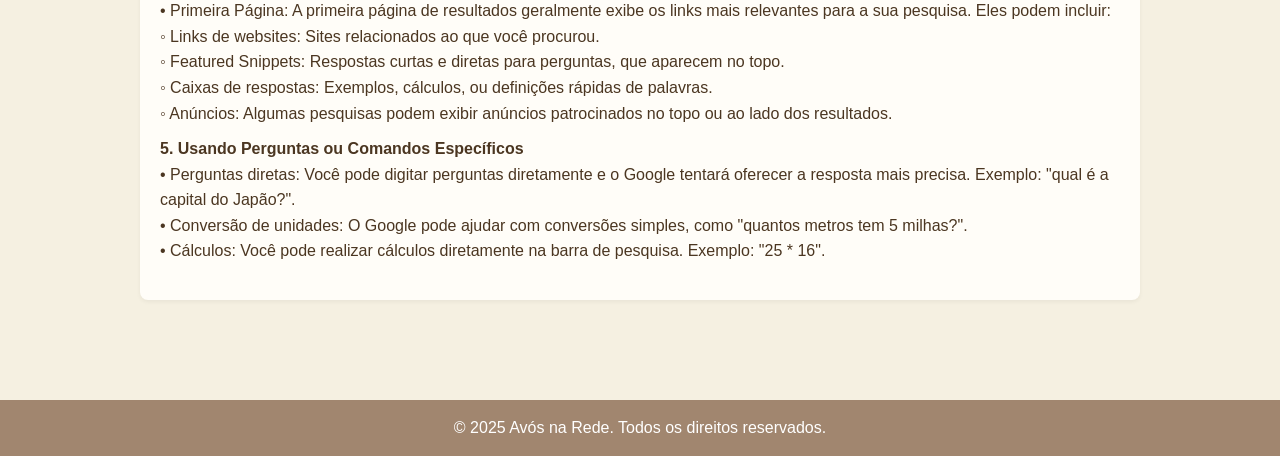
<file: Pagina 4.html>
<!DOCTYPE html>
<html lang="pt-br">
<head>
    <meta charset="UTF-8" />
    <meta name="viewport" content="width=device-width, initial-scale=1.0"/>
    <link rel="icon" type="image/png" href="img/logo.PNG">
    <title>Como Navegar na Internet</title>
    <style>
        body {
            font-family: Arial, sans-serif;
            background-color: #f5f0e1;
            color: #4b3621;
            line-height: 1.6;
            margin: 0;
            padding: 0;
        }

        header {
            background-color: #8b5e3c;
            color: white;
            padding: 1rem 2rem;
            display: flex;
            align-items: center;
            justify-content: center;
            gap: 15px;
            flex-wrap: wrap;
        }

        .logo {
            width: 60px;
            height: 60px;
            border-radius: 50%;
            object-fit: cover;
        }

        .titulo-header {
            font-size: 2rem;
            margin: 0;
        }

        main {
            padding: 20px;
            max-width: 1000px;
            margin: auto;
        }

        h2 {
            color: #6f4e37;
            margin-top: 30px;
        }

        ul {
            list-style-type: none;
            padding-left: 0;
        }

        li {
            margin-bottom: 10px;
        }

        section {
            margin-bottom: 40px;
            background-color: #fffdf8;
            padding: 20px;
            border-radius: 8px;
            box-shadow: 0 2px 4px rgba(0,0,0,0.05);
        }

        .topico {
            margin-bottom: 15px;
        }

        footer {
            background-color: #a1866f;
            color: white;
            text-align: center;
            padding: 15px;
            margin-top: 40px;
        }

        @media (max-width: 600px) {
            .titulo-header {
                font-size: 1.6rem;
            }

            header {
                flex-direction: column;
            }
        }
    </style>
</head>
<body>

    <header>
        <img src="img/logo.PNG" alt="Logo" class="logo" />
        <h1 class="titulo-header">Como navegar na internet</h1>
    </header>
        <img src="img/foto5.jpg" alt="Imagem de introdução" style="width: 50%; height: auto; display: block; margin: 20px auto;">
    <main>
        <section>
            <h2>1. Escolher um Navegador</h2>
            <div class="topico">
                <ul>
                    <li>• Navegador é o programa que você usa para acessar a internet. Exemplos populares incluem Google Chrome, Mozilla Firefox, Safari (para dispositivos Apple) e Microsoft Edge.</li>
                    <li>• Abrir o Navegador: Basta clicar no ícone do navegador no seu computador, celular ou tablet para abrir.</li>
                </ul>
            </div>
        </section>

        <section>
            <h2>2. Acessar um Site</h2>
            <div class="topico">
                <ul>
                    <li>• Barra de Endereço (URL): Na parte superior do navegador, você verá uma barra de endereço onde pode digitar o endereço de um site. Exemplo: "www.google.com" ou "www.youtube.com".</li>
                    <li>• Clicar em Links: Quando você entra em um site, pode navegar clicando em links (geralmente sublinhados ou destacados em uma cor diferente). Isso leva você a outras páginas dentro do mesmo site ou a sites diferentes.</li>
                </ul>
            </div>
        </section>

        <section>
            <h2>3. Usar a Barra de Pesquisa</h2>
            <div class="topico">
                <ul>
                    <li>• Pesquisa: Se você não souber o endereço exato de um site, pode usar uma barra de pesquisa (como o Google) para encontrar o que procura.</li>
                    <li>• Digite palavras-chave na barra de pesquisa e pressione Enter. O navegador ou a página de pesquisa exibirá uma lista de resultados relacionados.</li>
                </ul>
            </div>
        </section>

        <section>
            <h2>4. Navegar Entre Páginas</h2>
            <div class="topico">
                <ul>
                    <li>• Avançar e Voltar: Para ir para a página anterior, use o botão de voltar (seta para a esquerda) do navegador. Para ir para a próxima página, use o botão de avançar (seta para a direita).</li>
                    <li>• Atualizar Página: Se uma página não carregar corretamente ou você quiser ver atualizações, use o botão de atualizar (geralmente um ícone de círculo ou seta circular) ao lado da barra de endereço.</li>
                </ul>
            </div>
        </section>

        <section>
            <h2>5. Abrir Várias Páginas</h2>
            <div class="topico">
                <ul>
                    <li>• Abas: A maioria dos navegadores permite abrir várias abas ao mesmo tempo. Clique no ícone de "+" na parte superior para abrir uma nova aba e pesquise ou acesse outro site sem fechar o site atual.</li>
                    <li>• Navegar entre as Abas: Você pode alternar entre abas clicando na que deseja visualizar.</li>
                </ul>
            </div>
        </section>

        <section>
            <h2>6. Interagir com Sites</h2>
            <div class="topico">
                <ul>
                    <li>• Formulários: Muitos sites pedem que você preencha formulários para se inscrever, fazer compras ou enviar informações. Basta preencher os campos e clicar no botão de envio.</li>
                    <li>• Botões e Links: Para realizar ações, como ver vídeos ou fazer download de arquivos, basta clicar em botões ou links indicados no site.</li>
                </ul>
            </div>
        </section>

        <section>
            <h2>7. Pesquisar por Informações</h2>
            <div class="topico">
                <ul>
                    <li>• Motores de Busca: Para pesquisar informações na internet, você pode usar motores de busca como o Google, Bing ou Yahoo.</li>
                    <li>• Pesquisas Específicas: Digite palavras-chave ou perguntas na barra de pesquisa, e os motores de busca exibirão uma lista de resultados relacionados ao seu interesse.</li>
                </ul>
            </div>
        </section>

        <section>
            <h2>8. Segurança na Navegação</h2>
            <div class="topico">
                <ul>
                    <li>• Sites Seguros: Verifique se o site é seguro antes de inserir informações pessoais ou realizar transações. Sites seguros têm "https://" no início da URL e um ícone de cadeado na barra de endereço.</li>
                    <li>• Evite Links Suspeitos: Cuidado com links desconhecidos ou suspeitos que podem levar a sites falsos ou prejudiciais.</li>
                    <li>• Antivírus: Mantenha um antivírus atualizado para proteger seu computador ou dispositivo contra ameaças enquanto navega na internet.</li>
                </ul>
            </div>
        </section>

        <section>
            <h2>9. Fazer Download</h2>
            <div class="topico">
                <ul>
                    <li>• Arquivos: Para baixar arquivos, procure o botão de download no site. Lembre-se de que baixar arquivos de sites não confiáveis pode ser arriscado.</li>
                    <li>• Pastas de Download: Os arquivos baixados geralmente são salvos na pasta "Downloads" do seu dispositivo, onde você pode acessá-los depois.</li>
                </ul>
            </div>
        </section>

        <section>
            <h2>10. Encerrar a Navegação</h2>
            <div class="topico">
                <ul>
                    <li>• Quando terminar de navegar, você pode fechar o navegador ou as abas abertas.</li>
                </ul>
            </div>
        </section>

        <!-- Nova seção adicionada - Pesquisando no Google -->
       <img src="img/foto6.jpg" alt="Imagem de introdução" style="width: 50%; height: auto; display: block; margin: 20px auto;">
        <section>
            <h2>Pesquisando no Google</h2>
            <div class="topico">
                <ul>
                    <li><strong>1. Acessando o Google</strong><br> 
                        • Pelo Navegador: Abra qualquer navegador de internet (Chrome, Safari, Firefox, etc.) e vá para o site oficial do Google: <a href="https://www.google.com" target="_blank">www.google.com</a>.<br>
                        • Aplicativo do Google: No celular, você pode usar o aplicativo do Google para realizar pesquisas.</li>

                    <li><strong>2. Fazendo a Pesquisa</strong><br>
                        • Barra de Pesquisa: No centro da página ou na parte superior do app, você verá uma barra de pesquisa. Basta clicar ou tocar nela.<br>
                        • Digitar o que deseja pesquisar: Digite palavras-chave ou uma pergunta relacionada ao que você está buscando. Por exemplo, "melhores restaurantes em São Paulo" ou "como aprender a tocar violão".<br>
                        • Sugestões de pesquisa: Enquanto digita, o Google pode mostrar sugestões automáticas baseadas em pesquisas populares ou em seu histórico de busca. Você pode escolher uma dessas sugestões ou continuar digitando.<br>
                        • Pesquisar: Após digitar o que deseja, pressione a tecla Enter (no computador) ou toque no ícone de lupa (no celular) para realizar a pesquisa.</li>

                    <li><strong>3. Refinando os Resultados</strong><br>
                        • Filtros de Pesquisa: Na página de resultados, você verá várias opções para refinar sua pesquisa, como:<br>
                        ◦ Imagens: Se você deseja ver resultados em imagens, clique na aba "Imagens" logo abaixo da barra de pesquisa.<br>
                        ◦ Vídeos: Se está procurando vídeos, clique na aba "Vídeos".<br>
                        ◦ Notícias: Para buscar notícias recentes, clique na aba "Notícias".<br>
                        ◦ Maps: Para encontrar lugares no Google Maps, clique na aba "Maps".<br>
                        • Ferramentas de Pesquisa: Dependendo do tipo de pesquisa, o Google oferece ferramentas adicionais para filtrar os resultados por data, tipo de conteúdo ou localização.</li>

                    <li><strong>4. Interpretando os Resultados</strong><br>
                        • Primeira Página: A primeira página de resultados geralmente exibe os links mais relevantes para a sua pesquisa. Eles podem incluir:<br>
                        ◦ Links de websites: Sites relacionados ao que você procurou.<br>
                        ◦ Featured Snippets: Respostas curtas e diretas para perguntas, que aparecem no topo.<br>
                        ◦ Caixas de respostas: Exemplos, cálculos, ou definições rápidas de palavras.<br>
                        ◦ Anúncios: Algumas pesquisas podem exibir anúncios patrocinados no topo ou ao lado dos resultados.</li>

                    <li><strong>5. Usando Perguntas ou Comandos Específicos</strong><br>
                        • Perguntas diretas: Você pode digitar perguntas diretamente e o Google tentará oferecer a resposta mais precisa. Exemplo: "qual é a capital do Japão?".<br>
                        • Conversão de unidades: O Google pode ajudar com conversões simples, como "quantos metros tem 5 milhas?".<br>
                        • Cálculos: Você pode realizar cálculos diretamente na barra de pesquisa. Exemplo: "25 * 16".</li>
                </ul>
            </div>
        </section>

    </main>

    <footer>
        &copy; 2025 Avós na Rede. Todos os direitos reservados.
    </footer>

</body>
</html>
</file>
<file: styles.css>
/* Resetando estilo padrão */
* {
    margin: 0;
    padding: 0;
    box-sizing: border-box;
}

body {
    font-family: 'Times New Roman', Times, serif, sans-serif;
    line-height: 1.3;
    background-color: #f5f0e1; /* bege claro */
    color: #4b3621; /* marrom escuro */
}

header {
    background-color: #8b5e3c; /* marrom médio */
    color: white;
    padding: 1rem;
    display: flex;
    justify-content: center;
    align-items: center;
}

nav .menu-toggle {
    font-size: 30px;
    cursor: pointer;
    display: none;
}

nav .menu-list {
    list-style-type: none;
    display: flex;
}

nav .menu-list li {
    margin-left: 20px;
}

nav .menu-list li a {
    color: #ffffff;
    text-decoration: none;
    font-size: 18px;
}

main {
    padding: 20px;
    text-align: center;
}

h1 {
    font-size: 2.5rem;
    margin-bottom: 20px;
}

/* Centralizando o texto abaixo do título */
.texto-centralizado {
    max-width: 700px;      /* largura máxima */
    margin: 20px auto;     /* centraliza horizontalmente com margem superior e inferior */
    text-align: center;    /* centraliza o texto */
    padding: 20px;         /* espaço ao redor */
}

h2 {
    font-size: 2rem;
    margin-top: 30px;
    color: #6f4e37; /* marrom claro */
}

.imagem-bem-vindo {
    width: 100%;
    max-width: 300px;
    margin: 20px 0;
    object-fit: cover;
    border-radius: 50%;
}

footer {
    background-color: #a1866f; /* marrom/bege escuro */
    color: white;
    padding: 20px;
    text-align: center;
}

footer h2 {
    margin-bottom: 15px;
}

footer form input,
footer form button {
    padding: 10px;
    margin-bottom: 10px;
    width: 100%;
    max-width: 300px;
    margin-left: auto;
    margin-right: auto;
    display: block;
}

footer form button {
    background-color: #6f4e37; /* marrom */
    color: white;
    border: none;
    cursor: pointer;
}

footer form button:hover {
    background-color: #fff;
    color: #6f4e37;
}

/* Responsividade */
@media (max-width: 768px) {
    nav .menu-list {
        display: none;
        flex-direction: column;
        margin-top: 10px;
    }

    nav .menu-list li {
        margin: 10px 0;
    }

    nav .menu-toggle {
        display: block;
    }

    nav .menu-list.active {
        display: flex;
    }
}
</file>
